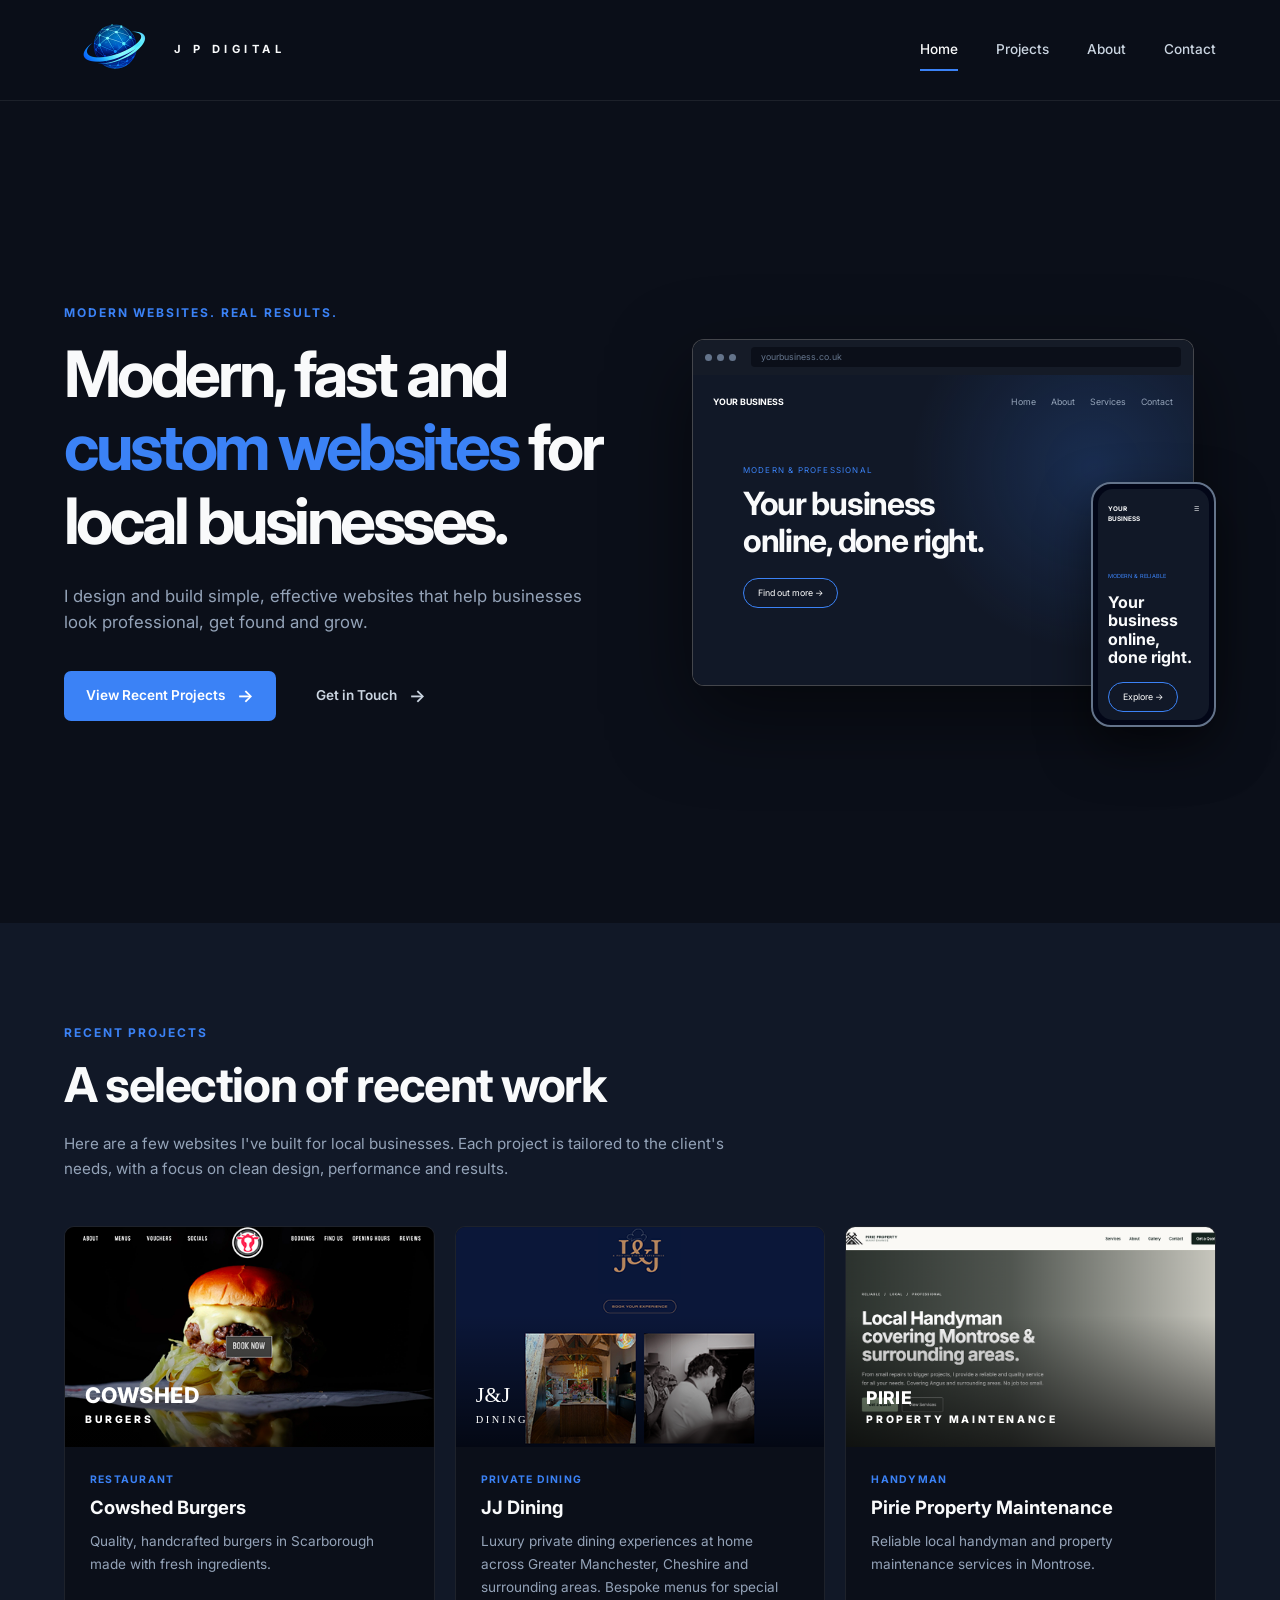
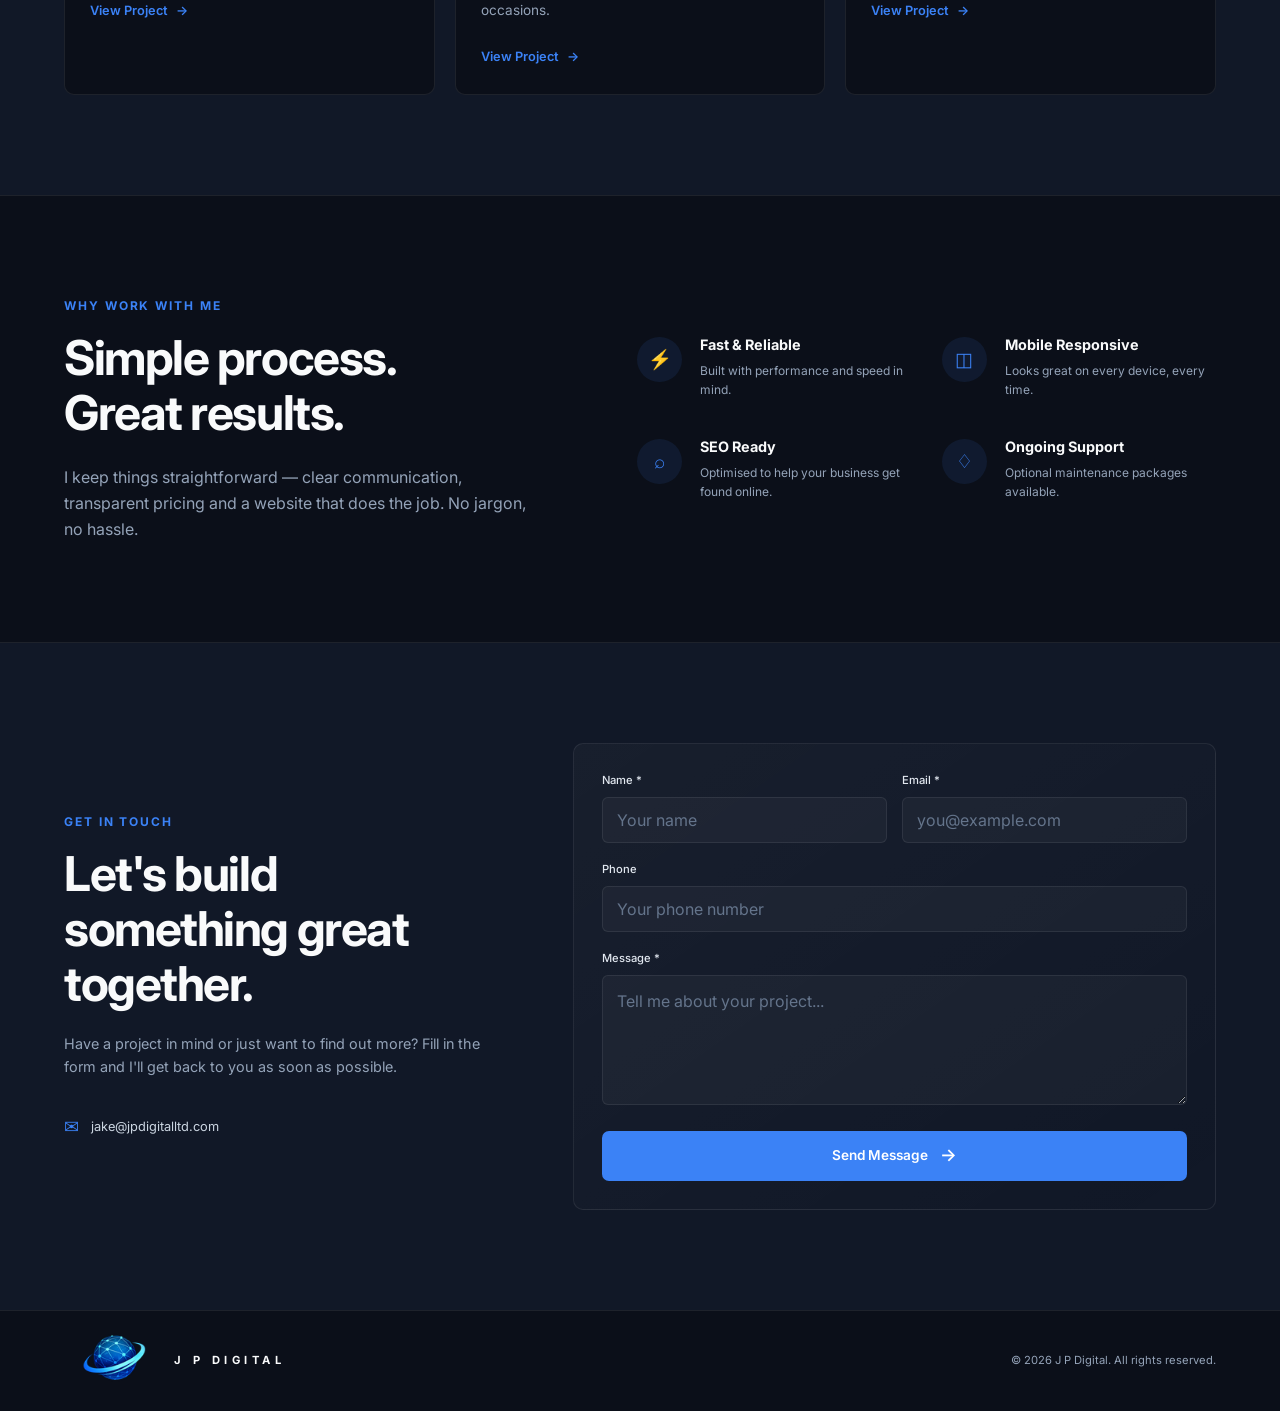
<file: index.html>
<!doctype html>
<html lang="en">
  <head>
    <!-- Google Consent Mode -->
    <script data-cookieconsent="ignore">
      window.dataLayer = window.dataLayer || [];

      function gtag() {
        dataLayer.push(arguments);
      }

      gtag("consent", "default", {
        ad_personalization: "denied",
        ad_storage: "denied",
        ad_user_data: "denied",
        analytics_storage: "denied",
        functionality_storage: "denied",
        personalization_storage: "denied",
        security_storage: "granted",
        wait_for_update: 500,
      });
    </script>

    <!-- Cookiebot -->
    <script
      id="Cookiebot"
      src="https://consent.cookiebot.com/uc.js"
      data-cbid="7e608b81-0253-4f2d-9a05-98483717c873"
      data-blockingmode="auto"
      type="text/javascript"
    ></script>

    <!-- Google tag (gtag.js) -->
    <script
      async
      src="https://www.googletagmanager.com/gtag/js?id=G-B18HRWX1WQ"
    ></script>

    <script>
      gtag("js", new Date());
      gtag("config", "G-B18HRWX1WQ");
    </script>
    <meta charset="UTF-8" />
    <meta name="viewport" content="width=device-width, initial-scale=1.0" />

    <meta
      name="description"
      content="JP Digital - Modern, fast and professional websites for local businesses."
    />

    <title>J P Digital | Modern Websites for Local Businesses</title>

    <link rel="stylesheet" href="CSS/styles.css" />

    <!-- Google Font -->
    <link rel="preconnect" href="https://fonts.googleapis.com" />
    <link rel="preconnect" href="https://fonts.gstatic.com" crossorigin />
    <link
      href="https://fonts.googleapis.com/css2?family=Inter:wght@400;500;600;700;800&display=swap"
      rel="stylesheet"
    />
  </head>

  <body>
    <!-- =========================
       NAVIGATION
  ========================== -->

    <header class="header">
      <div class="container nav">
        <!-- EDITABLE LOGO -->
        <a href="#" class="logo">
          <img src="images/logo-200.png" alt="J P Digital Logo" />
          <span class="logo-text">J P DIGITAL</span>
        </a>

        <nav class="desktop-nav">
          <a href="#home" class="active">Home</a>
          <a href="#projects">Projects</a>
          <a href="#about">About</a>
          <a href="#contact">Contact</a>
        </nav>

        <!-- Mobile menu button -->
        <button
          class="menu-toggle"
          aria-label="Open navigation menu"
          aria-expanded="false"
        >
          <span></span>
          <span></span>
          <span></span>
        </button>
      </div>

      <!-- Mobile navigation -->
      <nav class="mobile-nav">
        <a href="#home">Home</a>
        <a href="#projects">Projects</a>
        <a href="#about">About</a>
        <a href="#contact">Contact</a>
      </nav>
    </header>

    <main>
      <!-- =========================
         HERO
    ========================== -->

      <section class="hero" id="home">
        <div class="container hero-grid">
          <div class="hero-content">
            <p class="eyebrow">MODERN WEBSITES. REAL RESULTS.</p>

            <h1>
              Modern, fast and
              <span>custom websites</span>
              for local businesses.
            </h1>

            <p class="hero-text">
              I design and build simple, effective websites that help businesses
              look professional, get found and grow.
            </p>

            <div class="hero-buttons">
              <a href="#projects" class="btn btn-primary">
                View Recent Projects
                <span>→</span>
              </a>

              <a href="#contact" class="btn btn-secondary">
                Get in Touch
                <span>→</span>
              </a>
            </div>
          </div>

          <!-- Hero visual -->

          <div class="hero-visual">
            <div class="browser-window">
              <div class="browser-bar">
                <div class="browser-dots">
                  <span></span>
                  <span></span>
                  <span></span>
                </div>

                <div class="browser-address">yourbusiness.co.uk</div>
              </div>

              <div class="browser-content">
                <div class="mock-nav">
                  <strong>YOUR BUSINESS</strong>

                  <div>
                    <span>Home</span>
                    <span>About</span>
                    <span>Services</span>
                    <span>Contact</span>
                  </div>
                </div>

                <div class="mock-hero">
                  <p>MODERN &amp; PROFESSIONAL</p>

                  <h3>
                    Your business<br />
                    online, done right.
                  </h3>

                  <button>Find out more →</button>
                </div>
              </div>
            </div>

            <!-- Phone -->

            <div class="phone">
              <div class="phone-screen">
                <div class="phone-header">
                  <strong>YOUR<br />BUSINESS</strong>
                  <span>☰</span>
                </div>

                <div class="phone-content">
                  <small>MODERN &amp; RELIABLE</small>

                  <h4>
                    Your business<br />
                    online, done right.
                  </h4>

                  <button>Explore →</button>
                </div>
              </div>
            </div>
          </div>
        </div>
      </section>

      <!-- =========================
         PROJECTS
    ========================== -->

      <section class="projects section" id="projects">
        <div class="container">
          <div class="section-heading">
            <p class="eyebrow">RECENT PROJECTS</p>

            <h2>A selection of recent work</h2>

            <p>
              Here are a few websites I've built for local businesses. Each
              project is tailored to the client's needs, with a focus on clean
              design, performance and results.
            </p>
          </div>

          <div class="project-grid">
            <!-- PROJECT 1 -->

            <article class="project-card">
              <div class="project-image">
                <img
                  src="images/cowshed512.png"
                  alt="Cowshed Burgers website project"
                  loading="lazy"
                />

                <div class="image-overlay">
                  COWSHED
                  <span>BURGERS</span>
                </div>
              </div>

              <div class="project-content">
                <p class="project-category">RESTAURANT</p>

                <h3>Cowshed Burgers</h3>

                <p>
                  Quality, handcrafted burgers in Scarborough made with fresh
                  ingredients.
                </p>

                <a href="https://www.cowshedburgers.com" class="project-link">
                  View Project <span>→</span>
                </a>
              </div>
            </article>

            <!-- PROJECT 2 -->

            <article class="project-card">
              <div class="project-image">
                <img
                  src="images/jj512.png"
                  alt="JJ Dining website project"
                  loading="lazy"
                />

                <div class="image-overlay dining">
                  J&amp;J
                  <span>DINING</span>
                </div>
              </div>

              <div class="project-content">
                <p class="project-category">PRIVATE DINING</p>

                <h3>JJ Dining</h3>

                <p>
                  Luxury private dining experiences at home across Greater
                  Manchester, Cheshire and surrounding areas. Bespoke menus for
                  special occasions.
                </p>

                <a href="https://www.jjdining.com" class="project-link">
                  View Project <span>→</span>
                </a>
              </div>
            </article>

            <!-- PROJECT 3 -->

            <article class="project-card">
              <div class="project-image">
                <img
                  src="images/ppm1024.png"
                  alt="Pirie Property Maintenance website project"
                  loading="lazy"
                />

                <div class="image-overlay property">
                  PIRIE
                  <span>PROPERTY MAINTENANCE</span>
                </div>
              </div>

              <div class="project-content">
                <p class="project-category">HANDYMAN</p>

                <h3>Pirie Property Maintenance</h3>

                <p>
                  Reliable local handyman and property maintenance services in
                  Montrose.
                </p>

                <a href="https://www.pirieproperty.co.uk" class="project-link">
                  View Project <span>→</span>
                </a>
              </div>
            </article>
          </div>
        </div>
      </section>

      <!-- =========================
         ABOUT / BENEFITS
    ========================== -->

      <section class="about section" id="about">
        <div class="container about-grid">
          <div class="about-text">
            <p class="eyebrow">WHY WORK WITH ME</p>

            <h2>
              Simple process.<br />
              Great results.
            </h2>

            <p>
              I keep things straightforward — clear communication, transparent
              pricing and a website that does the job. No jargon, no hassle.
            </p>
          </div>

          <div class="benefits">
            <div class="benefit">
              <div class="benefit-icon">⚡</div>

              <div>
                <h3>Fast &amp; Reliable</h3>
                <p>Built with performance and speed in mind.</p>
              </div>
            </div>

            <div class="benefit">
              <div class="benefit-icon">◫</div>

              <div>
                <h3>Mobile Responsive</h3>
                <p>Looks great on every device, every time.</p>
              </div>
            </div>

            <div class="benefit">
              <div class="benefit-icon">⌕</div>

              <div>
                <h3>SEO Ready</h3>
                <p>Optimised to help your business get found online.</p>
              </div>
            </div>

            <div class="benefit">
              <div class="benefit-icon">♢</div>

              <div>
                <h3>Ongoing Support</h3>
                <p>Optional maintenance packages available.</p>
              </div>
            </div>
          </div>
        </div>
      </section>

      <!-- =========================
         CONTACT
    ========================== -->

      <section class="contact section" id="contact">
        <div class="container contact-grid">
          <!-- Contact information -->

          <div class="contact-info">
            <p class="eyebrow">GET IN TOUCH</p>

            <h2>Let's build something great together.</h2>

            <p>
              Have a project in mind or just want to find out more? Fill in the
              form and I'll get back to you as soon as possible.
            </p>

            <div class="contact-details">
              <a href="mailto:jake@jpdigitalltd.com">
                <span class="contact-icon">✉</span>
                jake@jpdigitalltd.com
              </a>
            </div>
          </div>

          <!-- =========================
             FORMSPREE FORM
        ========================== -->

          <div class="contact-form-wrapper">
            <form
              id="contact-form"
              action="https://formspree.io/f/xbdwqrro"
              method="POST"
            >
              <div class="form-row">
                <div class="form-group">
                  <label for="name"> Name * </label>

                  <input
                    type="text"
                    id="name"
                    name="name"
                    placeholder="Your name"
                    minlength="2"
                    maxlength="80"
                    required
                  />
                </div>

                <div class="form-group">
                  <label for="email"> Email * </label>

                  <input
                    type="email"
                    id="email"
                    name="email"
                    placeholder="you@example.com"
                    maxlength="120"
                    required
                  />
                </div>
              </div>

              <div class="form-group">
                <label for="phone"> Phone </label>

                <input
                  type="tel"
                  id="phone"
                  name="phone"
                  placeholder="Your phone number"
                  maxlength="25"
                />
              </div>

              <div class="form-group">
                <label for="message"> Message * </label>

                <textarea
                  id="message"
                  name="message"
                  placeholder="Tell me about your project..."
                  minlength="10"
                  maxlength="2000"
                  required
                ></textarea>
              </div>

              <!-- Honeypot spam protection -->

              <input
                type="text"
                name="_gotcha"
                class="honeypot"
                tabindex="-1"
                autocomplete="off"
              />

              <button type="submit" class="btn btn-primary form-submit">
                Send Message
                <span>→</span>
              </button>
            </form>
          </div>
        </div>
      </section>
    </main>

    <!-- =========================
       FOOTER
  ========================== -->

    <footer class="footer">
      <div class="container footer-content">
        <a href="#" class="logo">
          <img src="images/logo-128.png" alt="J P Digital footer logo" />

          <span class="logo-text"> J P DIGITAL </span>
        </a>

        <p>© <span id="year"></span> J P Digital. All rights reserved.</p>
      </div>
    </footer>

    <script src="script.js"></script>
  </body>
</html>
</file>
<file: CSS/styles.css>
/* =========================================
   VARIABLES
========================================= */

:root {
  --bg: #0b0f19;
  --surface: #111827;
  --surface-light: #1f2937;

  --text: #f9fafb;
  --muted: #94a3b8;

  --accent: #3b82f6;

  --border: rgba(255, 255, 255, 0.08);

  --max-width: 1180px;

  --radius: 10px;
}


/* =========================================
   RESET
========================================= */

* {
  margin: 0;
  padding: 0;
  box-sizing: border-box;
}

html {
  scroll-behavior: smooth;
}

body {
  font-family: "Inter", sans-serif;
  background: var(--bg);
  color: var(--text);
  line-height: 1.6;
}

img {
  display: block;
  width: 100%;
}

a {
  color: inherit;
  text-decoration: none;
}

button,
input,
textarea {
  font: inherit;
}


/* =========================================
   GLOBAL
========================================= */

.container {
  width: min(90%, var(--max-width));
  margin-inline: auto;
}

.section {
  padding: 100px 0;
}

.eyebrow {
  color: var(--accent);
  font-size: 0.75rem;
  font-weight: 700;
  letter-spacing: 0.16em;
  margin-bottom: 15px;
}

h1,
h2,
h3,
h4 {
  line-height: 1.15;
}

h2 {
  font-size: clamp(2rem, 4vw, 3rem);
  letter-spacing: -0.03em;
}


/* =========================================
   HEADER
========================================= */

.header {
  position: sticky;
  top: 0;
  z-index: 1000;

  background: rgba(11, 15, 25, 0.9);

  backdrop-filter: blur(12px);

  border-bottom: 1px solid var(--border);
}

.nav {
  min-height: 78px;

  display: flex;
  align-items: center;
  justify-content: space-between;
}


/* LOGO */

.logo {
  display: flex;
  align-items: center;
  gap: 10px;
}

.logo img {
  width: 100px;
  height: auto;
  display: block;
}

.logo-text {
  font-size: 0.7rem;
  font-weight: 700;
  letter-spacing: 0.4em;
}


/* NAV */

.desktop-nav {
  display: flex;
  gap: 38px;
}

.desktop-nav a {
  position: relative;

  color: #cbd5e1;

  font-size: 0.85rem;
  font-weight: 500;

  transition: color 0.2s ease;
}

.desktop-nav a:hover,
.desktop-nav a.active {
  color: var(--text);
}

.desktop-nav a.active::after {
  content: "";

  position: absolute;

  left: 0;
  right: 0;
  bottom: -10px;

  height: 2px;

  background: var(--accent);
}


/* MOBILE MENU */

.menu-toggle {
  display: none;

  border: 0;
  background: transparent;

  cursor: pointer;
}

.menu-toggle span {
  display: block;

  width: 25px;
  height: 2px;

  margin: 5px;

  background: var(--text);
}

.mobile-nav {
  display: none;
}


/* =========================================
   HERO
========================================= */

.hero {
  min-height: calc(100vh - 78px);

  display: flex;
  align-items: center;

  padding: 80px 0;
}

.hero-grid {
  display: grid;

  grid-template-columns: 1fr 1fr;

  align-items: center;

  gap: 60px;
}


/* HERO TEXT */

.hero h1 {
  max-width: 650px;

  font-size: clamp(3rem, 5vw, 4.5rem);

  letter-spacing: -0.055em;
}

.hero h1 span {
  color: var(--accent);
}

.hero-text {
  max-width: 570px;

  margin-top: 25px;

  color: var(--muted);

  font-size: 1.05rem;
}


/* BUTTONS */

.hero-buttons {
  display: flex;
  gap: 18px;

  margin-top: 35px;
}

.btn {
  display: inline-flex;

  align-items: center;
  justify-content: center;

  gap: 12px;

  min-height: 50px;

  padding: 0 22px;

  border-radius: 7px;

  font-size: 0.85rem;
  font-weight: 600;

  transition:
    transform 0.2s ease,
    background 0.2s ease;
}

.btn:hover {
  transform: translateY(-2px);
}

.btn-primary {
  background: var(--accent);
  color: white;
}

.btn-primary:hover {
  background: #2563eb;
}

.btn-secondary {
  color: #cbd5e1;
}

.btn-secondary:hover {
  color: white;
}

.btn span {
  font-size: 1.1rem;
}


/* =========================================
   HERO MOCKUP
========================================= */

.hero-visual {
  position: relative;

  min-height: 450px;

  display: flex;
  align-items: center;
  justify-content: center;
}


/* LAPTOP */

.browser-window {
  width: 92%;

  overflow: hidden;

  border: 1px solid rgba(255,255,255,0.25);

  border-radius: 12px;

  background: #050810;

  box-shadow:
    0 30px 80px rgba(0,0,0,0.5);
}

.browser-bar {
  height: 35px;

  display: flex;
  align-items: center;

  gap: 15px;

  padding: 0 12px;

  background: #151b27;
}

.browser-dots {
  display: flex;
  gap: 5px;
}

.browser-dots span {
  width: 7px;
  height: 7px;

  border-radius: 50%;

  background: #64748b;
}

.browser-address {
  flex: 1;

  height: 20px;

  display: flex;
  align-items: center;

  padding-left: 10px;

  border-radius: 4px;

  background: #0b0f19;

  color: #64748b;

  font-size: 0.55rem;
}

.browser-content {
  min-height: 310px;

  padding: 20px;

  background:
    radial-gradient(
      circle at 80% 30%,
      rgba(59,130,246,0.2),
      transparent 40%
    ),
    var(--surface);
}

.mock-nav {
  display: flex;
  justify-content: space-between;

  font-size: 0.55rem;
}

.mock-nav strong {
  color: white;
}

.mock-nav div {
  display: flex;
  gap: 15px;

  color: #94a3b8;
}

.mock-hero {
  padding: 55px 30px;
}

.mock-hero p {
  color: var(--accent);

  font-size: 0.5rem;

  letter-spacing: 0.15em;
}

.mock-hero h3 {
  margin: 10px 0 18px;

  font-size: 2rem;

  letter-spacing: -0.04em;
}

.mock-hero button,
.phone-content button {
  border: 1px solid var(--accent);

  border-radius: 20px;

  padding: 7px 14px;

  background: transparent;

  color: white;

  font-size: 0.55rem;
}


/* PHONE */

.phone {
  position: absolute;

  right: 0;
  bottom: 10px;

  width: 125px;
  height: 245px;

  padding: 5px;

  border: 2px solid #64748b;

  border-radius: 20px;

  background: #020617;

  box-shadow:
    0 20px 50px rgba(0,0,0,0.5);
}

.phone-screen {
  height: 100%;

  overflow: hidden;

  border-radius: 15px;

  background: var(--surface);
}

.phone-header {
  display: flex;

  justify-content: space-between;

  padding: 15px 10px;

  font-size: 0.4rem;
}

.phone-content {
  padding: 20px 10px;
}

.phone-content small {
  color: var(--accent);

  font-size: 0.35rem;
}

.phone-content h4 {
  margin: 8px 0 15px;

  font-size: 1rem;
}


/* =========================================
   PROJECTS
========================================= */

.projects {
  background: var(--surface);
}

.section-heading {
  max-width: 700px;

  margin-bottom: 45px;
}

.section-heading > p:last-child {
  margin-top: 20px;

  color: var(--muted);

  font-size: 0.95rem;
}


/* PROJECT GRID */

.project-grid {
  display: grid;

  grid-template-columns: repeat(3, 1fr);

  gap: 20px;
}


/* CARD */

.project-card {
  overflow: hidden;

  border: 1px solid var(--border);

  border-radius: var(--radius);

  background: var(--bg);

  transition:
    transform 0.25s ease,
    border-color 0.25s ease;
}

.project-card:hover {
  transform: translateY(-6px);

  border-color: rgba(59,130,246,0.35);
}


/* IMAGE */

.project-image {
  position: relative;

  height: 220px;

  overflow: hidden;
}

.project-image img {
  height: 100%;

  object-fit: cover;

  transition: transform 0.4s ease;
}

.project-card:hover .project-image img {
  transform: scale(1.05);
}

.project-image::after {
  content: "";

  position: absolute;

  inset: 0;

  background:
    linear-gradient(
      to top,
      rgba(0,0,0,0.65),
      transparent 60%
    );
}


/* FAKE CLIENT LOGOS */

.image-overlay {
  position: absolute;

  z-index: 2;

  left: 20px;
  bottom: 18px;

  color: white;

  font-size: 1.35rem;
  font-weight: 800;

  letter-spacing: 0.02em;
}

.image-overlay span {
  display: block;

  font-size: 0.65rem;

  letter-spacing: 0.25em;
}

.image-overlay.dining {
  font-family: Georgia, serif;

  font-weight: 400;
}

.image-overlay.property {
  font-size: 1.1rem;
}


/* PROJECT CONTENT */

.project-content {
  padding: 25px;
}

.project-category {
  color: var(--accent);

  font-size: 0.65rem;
  font-weight: 700;

  letter-spacing: 0.12em;
}

.project-content h3 {
  margin: 8px 0 12px;

  font-size: 1.15rem;
}

.project-content p:not(.project-category) {
  color: var(--muted);

  font-size: 0.85rem;

  line-height: 1.7;
}

.project-link {
  display: inline-flex;

  gap: 8px;

  margin-top: 25px;

  color: var(--accent);

  font-size: 0.8rem;
  font-weight: 600;
}

.project-link span {
  transition: transform 0.2s ease;
}

.project-link:hover span {
  transform: translateX(4px);
}


/* =========================================
   ABOUT
========================================= */

.about {
  background: var(--bg);

  border-top: 1px solid var(--border);
  border-bottom: 1px solid var(--border);
}

.about-grid {
  display: grid;

  grid-template-columns: 0.9fr 1.1fr;

  gap: 100px;

  align-items: center;
}

.about-text p:last-child {
  max-width: 500px;

  margin-top: 25px;

  color: var(--muted);
}


/* BENEFITS */

.benefits {
  display: grid;

  grid-template-columns: repeat(2, 1fr);

  gap: 40px 30px;
}

.benefit {
  display: flex;

  gap: 18px;
}

.benefit-icon {
  flex-shrink: 0;

  width: 45px;
  height: 45px;

  display: flex;
  align-items: center;
  justify-content: center;

  border-radius: 50%;

  background: rgba(59,130,246,0.1);

  color: var(--accent);

  font-size: 1.2rem;
}

.benefit h3 {
  font-size: 0.9rem;
}

.benefit p {
  margin-top: 7px;

  color: var(--muted);

  font-size: 0.75rem;
}


/* =========================================
   CONTACT
========================================= */

.contact {
  background: var(--surface);
}

.contact-grid {
  display: grid;

  grid-template-columns: 0.8fr 1.2fr;

  gap: 80px;

  align-items: center;
}

.contact-info h2 {
  max-width: 500px;
}

.contact-info > p:not(.eyebrow) {
  max-width: 500px;

  margin-top: 20px;

  color: var(--muted);

  font-size: 0.9rem;
}


/* CONTACT DETAILS */

.contact-details {
  display: flex;

  flex-direction: column;

  gap: 15px;

  margin-top: 35px;
}

.contact-details a {
  display: flex;

  align-items: center;

  gap: 12px;

  color: #cbd5e1;

  font-size: 0.8rem;
}

.contact-details a:hover {
  color: white;
}

.contact-icon {
  color: var(--accent);

  font-size: 1.1rem;
}


/* FORM */

.contact-form-wrapper {
  padding: 28px;

  border: 1px solid var(--border);

  border-radius: var(--radius);

  background:
    linear-gradient(
      145deg,
      rgba(255,255,255,0.03),
      rgba(255,255,255,0)
    );
}

.form-row {
  display: grid;

  grid-template-columns: 1fr 1fr;

  gap: 15px;
}

.form-group {
  margin-bottom: 18px;
}

.form-group label {
  display: block;

  margin-bottom: 7px;

  color: #e2e8f0;

  font-size: 0.7rem;
  font-weight: 500;
}

.form-group input,
.form-group textarea {
  width: 100%;

  border: 1px solid var(--border);

  border-radius: 6px;

  outline: none;

  background: rgba(255,255,255,0.035);

  color: white;

  transition:
    border-color 0.2s ease,
    background 0.2s ease;
}

.form-group input {
  height: 46px;

  padding: 0 14px;
}

.form-group textarea {
  min-height: 130px;

  padding: 13px 14px;

  resize: vertical;
}

.form-group input::placeholder,
.form-group textarea::placeholder {
  color: #64748b;
}

.form-group input:focus,
.form-group textarea:focus {
  border-color: var(--accent);

  background: rgba(59,130,246,0.04);
}


/* FORM VALIDATION */

.form-group input:invalid:not(:placeholder-shown),
.form-group textarea:invalid:not(:placeholder-shown) {
  border-color: #ef4444;
}

.form-group input:valid:not(:placeholder-shown),
.form-group textarea:valid:not(:placeholder-shown) {
  border-color: rgba(34,197,94,0.5);
}


/* HONEYPOT */

.honeypot {
  position: absolute;

  left: -9999px;

  opacity: 0;
}


/* SUBMIT */

.form-submit {
  width: 100%;

  border: 0;

  cursor: pointer;
}


/* =========================================
   FOOTER
========================================= */

.footer {
  border-top: 1px solid var(--border);

  background: var(--bg);
}

.footer-content {
  min-height: 100px;

  display: flex;

  align-items: center;
  justify-content: space-between;
}

.footer p {
  color: var(--muted);

  font-size: 0.7rem;
}


/* =========================================
   RESPONSIVE
========================================= */

@media (max-width: 900px) {

  .hero-grid {
    grid-template-columns: 1fr;
  }

  .hero {
    padding: 70px 0;
  }

  .hero-visual {
    max-width: 650px;

    width: 100%;

    margin: 0 auto;
  }

  .project-grid {
    grid-template-columns: 1fr 1fr;
  }

  .project-card:last-child {
    grid-column: 1 / -1;

    max-width: calc(50% - 10px);

    margin-inline: auto;
  }

  .about-grid {
    grid-template-columns: 1fr;

    gap: 60px;
  }

  .contact-grid {
    grid-template-columns: 1fr;

    gap: 50px;
  }

}


@media (max-width: 650px) {

  .section {
    padding: 75px 0;
  }


  /* NAV */

  .desktop-nav {
    display: none;
  }

  .menu-toggle {
    display: block;
  }

  .mobile-nav {
    display: none;

    flex-direction: column;

    padding: 10px 5% 25px;

    border-top: 1px solid var(--border);
  }

  .mobile-nav.open {
    display: flex;
  }

  .mobile-nav a {
    padding: 12px 0;

    color: #cbd5e1;

    font-size: 0.9rem;
  }


  /* HERO */

  .hero {
    min-height: auto;

    padding: 70px 0;
  }

  .hero h1 {
    font-size: clamp(2.7rem, 12vw, 4rem);
  }

  .hero-text {
    font-size: 0.95rem;
  }

  .hero-buttons {
    flex-direction: column;

    align-items: stretch;
  }

  .btn {
    width: 100%;
  }

  .hero-visual {
    min-height: 300px;
  }

  .browser-content {
    min-height: 220px;
  }

  .mock-hero {
    padding: 30px 15px;
  }

  .mock-hero h3 {
    font-size: 1.3rem;
  }

  .phone {
    width: 95px;
    height: 190px;
  }


  /* PROJECTS */

  .project-grid {
    grid-template-columns: 1fr;
  }

  .project-card:last-child {
    grid-column: auto;

    max-width: none;
  }

  .project-image {
    height: 210px;
  }


  /* BENEFITS */

  .benefits {
    grid-template-columns: 1fr;
  }


  /* CONTACT */

  .form-row {
    grid-template-columns: 1fr;
  }


  /* FOOTER */

  .footer-content {
    flex-direction: column;

    justify-content: center;

    gap: 15px;

    padding: 30px 0;
  }

}
</file>
